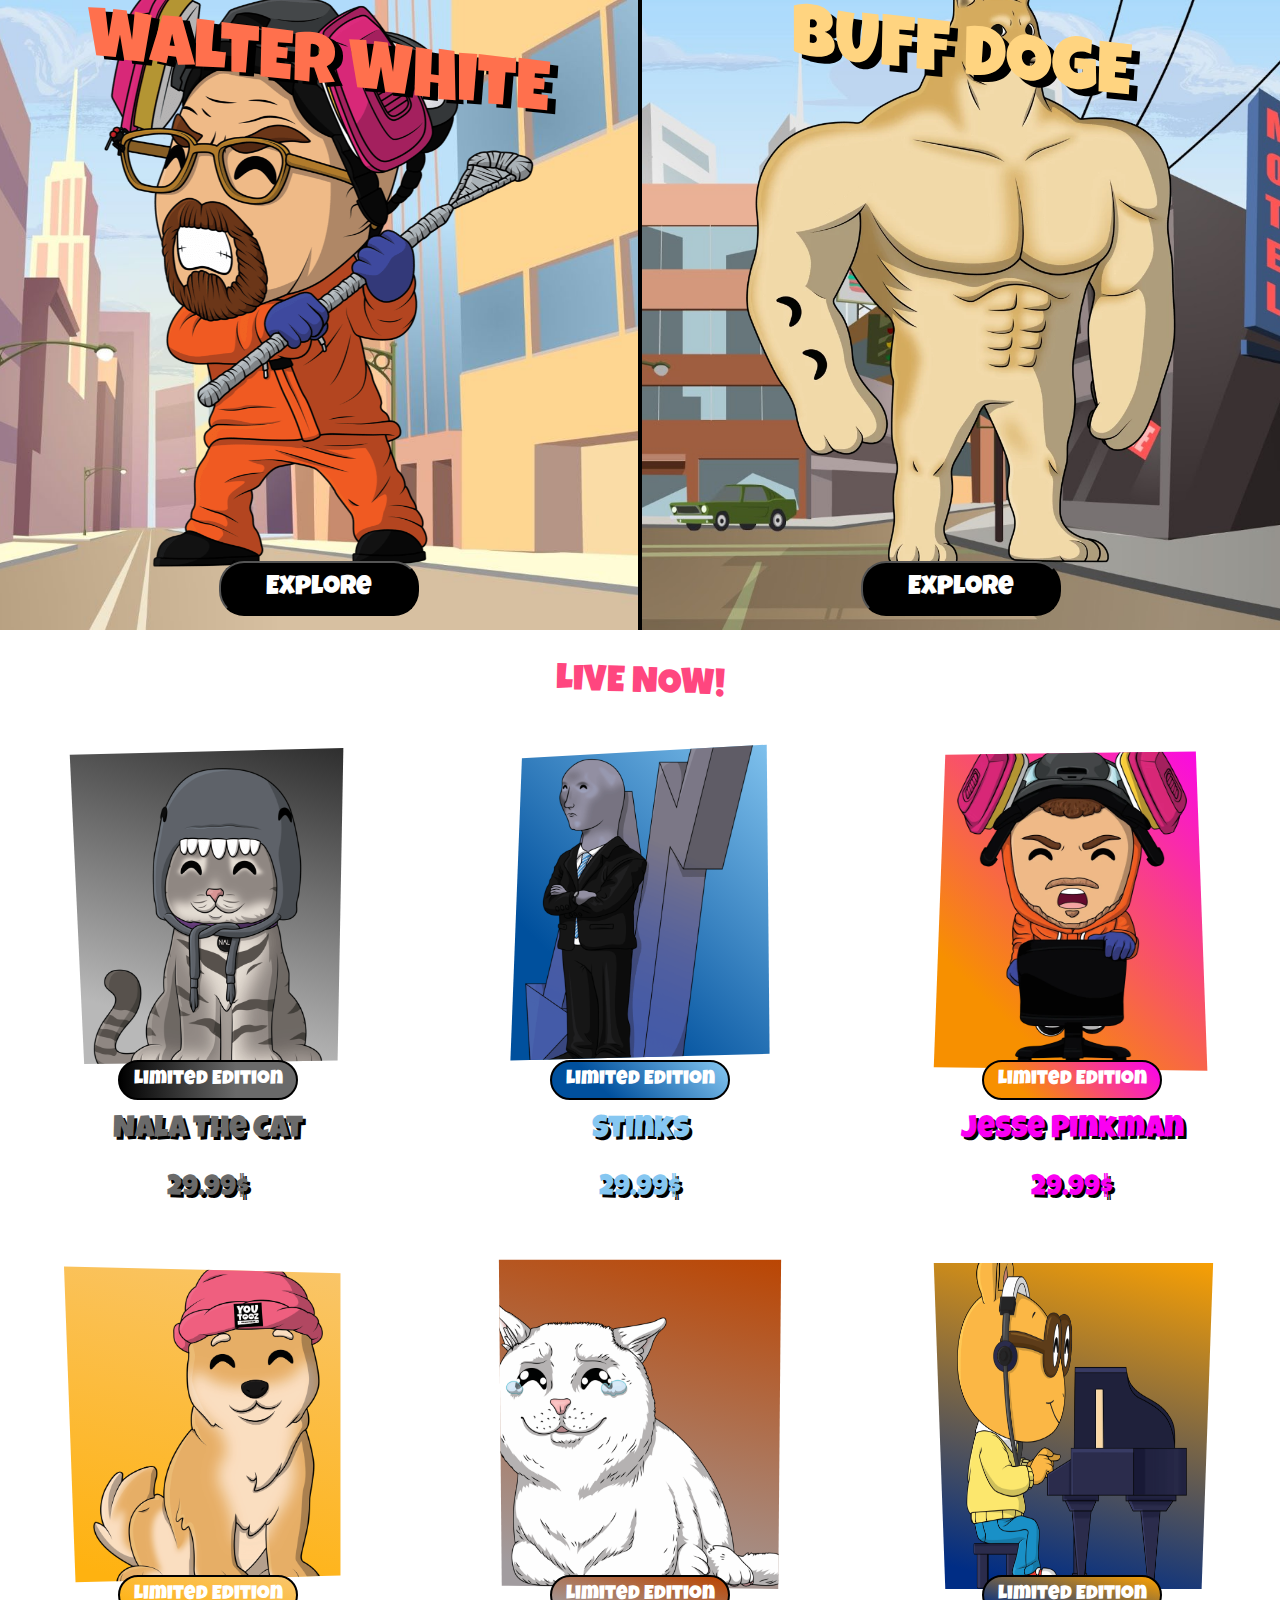
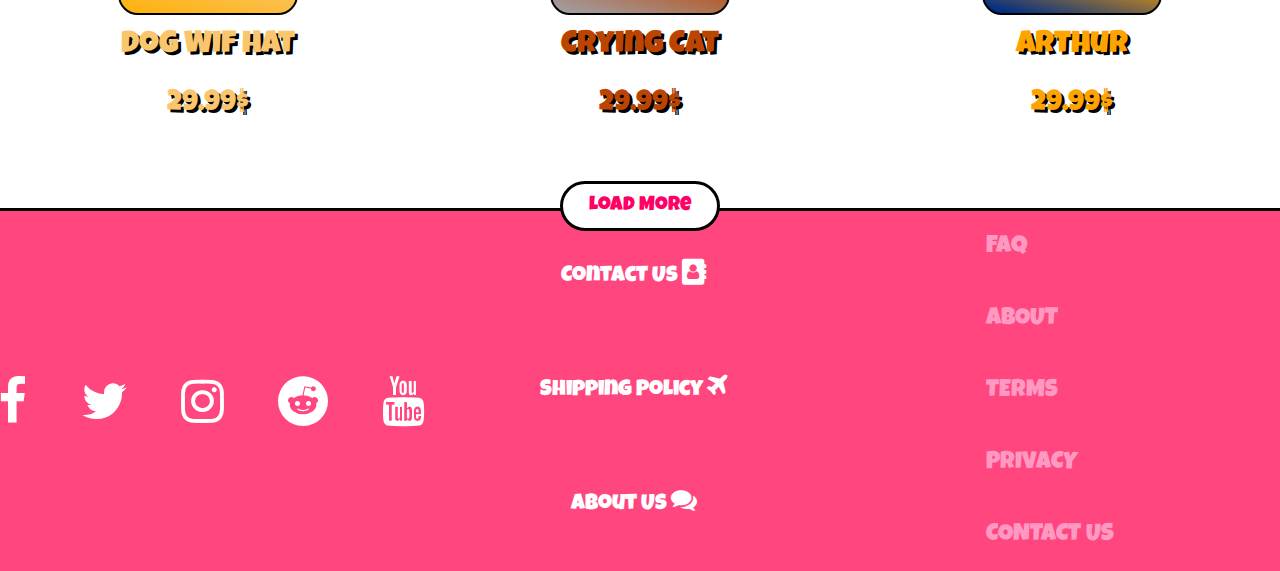
<file: index.html>
<!DOCTYPE html>
<html lang="en">
<head>
 <meta charset="UTF-8">
 <meta http-equiv="X-UA-Compatible" content="IE=edge">
 <meta name="viewport" content="width=device-width, initial-scale=1.0">
 <link rel="stylesheet" href="/styles/styles.css">
 <link href="https://fonts.googleapis.com/css2?family=Luckiest+Guy&display=swap" rel="stylesheet">
 <link rel="stylesheet" href="https://cdnjs.cloudflare.com/ajax/libs/font-awesome/4.7.0/css/font-awesome.min.css">
 <link rel="stylesheet" href="https://cdnjs.cloudflare.com/ajax/libs/font-awesome/4.7.0/css/font-awesome.min.css">
 <link rel="stylesheet" href="https://cdnjs.cloudflare.com/ajax/libs/font-awesome/4.7.0/css/font-awesome.min.css">
 <link rel="stylesheet" href="https://cdnjs.cloudflare.com/ajax/libs/font-awesome/4.7.0/css/font-awesome.min.css">
 <title>Youtooz Replica</title>
</head>
<body>
 <div class="container">
   
  <div class="parent-1">
    <p class="ww">WALTER WHITE</p>
   <div class="image-children1">
    <img class="first-container-image" src="/images/walterwhite_characterai_ry-min-xusa.png" alt="">
   </div>
   <div class="button-children1">
    <button class="first-button">Explore</button>
   </div>
  </div>

    <div class="parent-2">
      <P class="doge">BUFF DOGE</P>
      <div class="image-children2">
       <img class="second-container-image" src="/images/swoledoge_characterai_ry-min (1).webp" alt="">
      </div>
      <div class="button-children2">
       <button class="second-button">Explore</button>
      </div>
    </div>
 </div>
 <div class="livenow"><p class="text">LIVE NOW!</p>
 </div>





 <div class="showcase-container">



  
    <div class="column2">
  <div class="showcase-item">
<div class="image-card1">
  
 <img onclick="location.href = 'nala.html';" class="image-figurine1" src="/images/nalathecat_characterai_ry-pkkd-min.png"  alt="" >

</div>
<div class="product-info">
  
  <div class="button-div"><button class="button-buy1">
    Limited Edition
  </button></div>
  <div class="info1">
    <p class="name1">Nala The Cat</p>
    <p class="price1">29.99$</p>
    
  </div>
</div>
</div>
<div class="showcase-item">
  <div class="image-card2">
    <img onclick="location.href = 'stinks.html';" class="image-figurine2" src="/images/stinks_characterai_snt-skjs.png" alt="">
  </div>
  <div class="product-info">
    <div class="button-div"><button class="button-buy2">
        Limited Edition
      </button></div>
    <div class="info2">
      <p class="name2">Stinks</p>
      <p class="price2">29.99$</p>
    </div>
  </div>
</div>


<div class="showcase-item">
  <div class="image-card3">
    <img onclick="location.href = 'jesse.html';"
    class="image-figurine3" src="/images/jessepinkman_characterai_rb-min-xusa.webp" alt="">
  </div>
  <div class="product-info">
    <div class="button-div"><button class="button-buy3">
        Limited Edition
      </button></div>
    <div class="info3">
      <p class="name3">Jesse Pinkman</p>
      <p class="price3">29.99$</p>
    </div>
  </div>
</div>
</div>
<div class="column2">
<div class="showcase-item">
  <div class="image-card4">
    <img onclick="location.href = 'dog.html';" class="image-figurine4" src="/images/dogwifhat_characterai_ry-xkcd-min.png" alt="">
  </div>
  <div class="product-info">
    <div class="button-div"><button class="button-buy4">
        Limited Edition
      </button></div>
    <div class="info4">
      <p class="name4">Dog Wif Hat</p>
      <p class="price4">29.99$</p>
    </div>
  </div>
</div>



<div class="showcase-item">
  <div class="image-card5">
    <img onclick="location.href = 'boofy.html';" class="image-figurine5" src="/images/cryingcat-min.png" alt="">
  </div>
  <div class="product-info">
    <div class="button-div"><button class="button-buy5">
        Limited Edition
      </button></div>
    <div class="info5">
      <p class="name5">Crying Cat </p>
      <p class="price5">29.99$</p>
    </div>
  </div>
</div>
<div class="showcase-item">
  <div class="image-card6">
    <img onclick="location.href = 'arthur.html';" class="image-figurine6" src="/images/arthurv2_character_sh-isu2.png" alt="">
  </div>
  <div class="product-info">
    <div class="button-div"><button class="button-buy6">
        Limited Edition
      </button></div>
    <div class="info6">
      <p class="name6">Arthur</p>
      <p class="price6">29.99$</p>
    </div>
  </div>
  </div>
  </div>
  

<div class="loadmore"><button class="more">Load More</button></div>
<footer>
  <div class="info">
    <div class="divwithdivs">
      <div class="socialmedia">

        <div class="aa">
          <a id="a" href="" class="fa fa-facebook"></a>
        </div>
        <div class="aa">
          <a id="a" href="" class="fa fa-twitter"></a>
        </div>
        <div class="aa"><a id="a" href="#" class="fa fa-instagram"></a></div>
        <div class="aa">
          <a id="a" href="" class="fa fa-reddit"></a>
        </div>
        <div class="aa">
          <a id="a" href="" class="fa fa-youtube"></a>
        </div>
      </div>




      <div class="contact">
        <div class="items">
          <div id="contact2">
            <p class="contactus">Contact Us <i class="fa fa-address-book" style="font-size:26px"></i></p>
          </div>
          <div id="shipping">

            <p class="shipping">Shipping Policy <i class="fa fa-plane" style="font-size:26px"></i></p>
          </div>
          <div id="about">
            <p class="infotext">About Us <i class="fa fa-comments" style="font-size:26px"> </i></p>
          </div>
        </div>
      </div>
      
      <div class="about">
        <div class="texts">
          <P>FAQ</P>
          <p>ABOUT</p>
          <p>TERMS</p>
          <p>PRIVACY</p>
          <p>CONTACT US</p>
        </div>
      </div>
    </div>
    <div class="add-to-cart-div">
      
    </div>
  </div>
</footer>



  
 </div>
</body>
<script src="/javascript/app.js"></script>
</html>
</file>
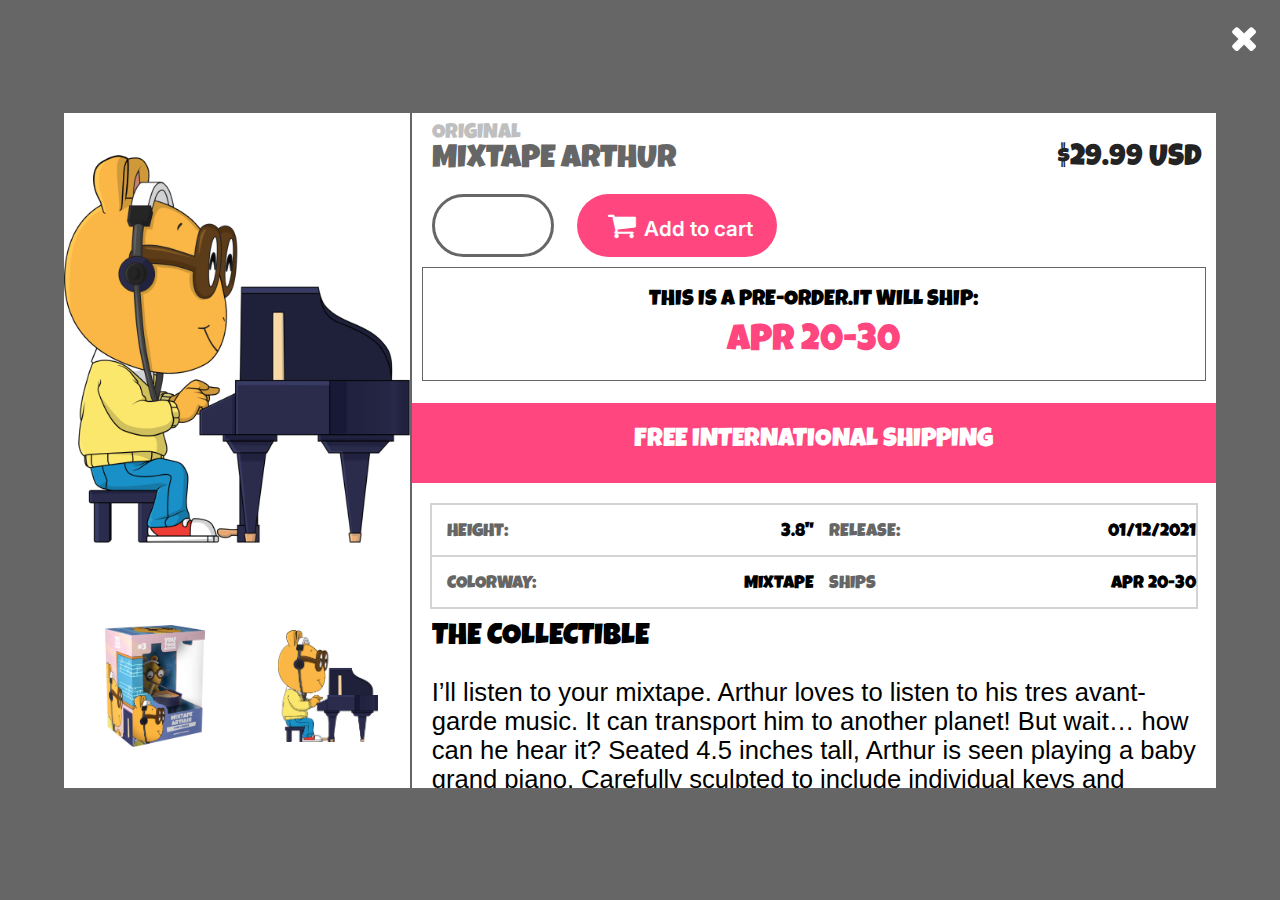
<file: arthur.html>
<!DOCTYPE html>
<html lang="en">

<head>
 <meta charset="UTF-8">
 <meta http-equiv="X-UA-Compatible" content="IE=edge">
 <meta name="viewport" content="width=device-width, initial-scale=1.0">
  <link rel="stylesheet" href="/styles/universalonclick.css">
 <link rel="stylesheet" href="https://cdnjs.cloudflare.com/ajax/libs/font-awesome/4.7.0/css/font-awesome.min.css">
 <link rel="preconnect" href="https://fonts.gstatic.com">
 <link href="https://fonts.googleapis.com/css2?family=Luckiest+Guy&display=swap" rel="stylesheet">
 <link rel="stylesheet" href="https://cdnjs.cloudflare.com/ajax/libs/font-awesome/4.7.0/css/font-awesome.min.css">
 <title>Document</title>
</head>

<body>
 <div class="main">
  <div class="container-main">
   <div class="photos-div">
    <div class="images-slide">
     <img class="nala-box" src="/images/mixtapearthur_box_final_1200-isu2.jpg" alt="">
     <img class="nala-character" src="/images/arthurv2_character_sh-isu2.png" alt="">
     <link rel="preconnect" href="https://fonts.gstatic.com">
     <link href="https://fonts.googleapis.com/css2?family=Inter:wght@500&family=Luckiest+Guy&display=swap"
      rel="stylesheet">
    </div>
    <div class="main-image">


     <img class="nala" src="/images/arthurv2_character_sh-isu2.png" alt="">
     <i onclick="location.href = 'index.html';" class="fa fa-close" style="font-size:36px"></i>
    </div>
   </div>
   <div class="info-div">
    <div class="info">
     <p class="original">ORIGINAL</p>
     <div class="name-price">
      <p class="name">MIXTAPE ARTHUR</p>
      <P class="price">$29.99 USD</P>
     </div>
     <div class="add">
      <input type="number" id="tentacles" name="tentacles" min="1" max="10">
      <button class="add-to-cart"><i class="fa fa-shopping-cart" style="font-size:30px"></i>Add to
       cart</button>
     </div>
     <div class="order">
      <p class="pre-order">THIS IS A PRE-ORDER.IT WILL SHIP:</p>
      <p class="date">APR 20-30</p>
     </div>
    </div>
    <div class="free">
     <p class="ship">FREE INTERNATIONAL SHIPPING</p>
    </div>
    <div class="table">
     <div class="one">
      <div class="table1">
       <p class="grey">HEIGHT:</p>
       <P>3.8"</P>
      </div>
      <div class="table2">
       <p class="grey">RELEASE:</p>
       <P>01/12/2021
       </P>
      </div>
     </div>
     <div class="two">
      <div class="table3">
       <p class="grey">COLORWAY:</p>
       <p>MIXTAPE</p>
      </div>
      <div class="table4">
       <P class="grey">SHIPS</P>
       <P>APR 20-30</P>
      </div>
     </div>

    </div>
    <div class="text-jambo">
     <div class="collectible">THE COLLECTIBLE</div>
     <DIV class="text-collectible">
      <p class="text-p">I’ll listen to your mixtape. Arthur loves to listen to his tres avant-garde music. It can transport him to another
      planet! But wait… how can he hear it? Seated 4.5 inches tall, Arthur is seen playing a baby grand piano. Carefully
      sculpted to include individual keys and pedals, Arthur sits in his usual attire with his headphones on. They’re plugged
      into a cd-player, with a fire mixtape inside. But wait, is he really listening to your music? The double-walled window
      box is inspired with instructions on the best way to consume a friend's mixtape. This collectible ships in a matte,
      embossed, protective outer sleeve.
</p>
     </DIV>
    </div>
   </div>

  </div>
  <div class="add-to-cart-div">
  
  </div>
 </div>
<script src="/javascript/arthur.js"></script>
<script src="/javascript/app.js"></script>

</body>

</html>
</file>
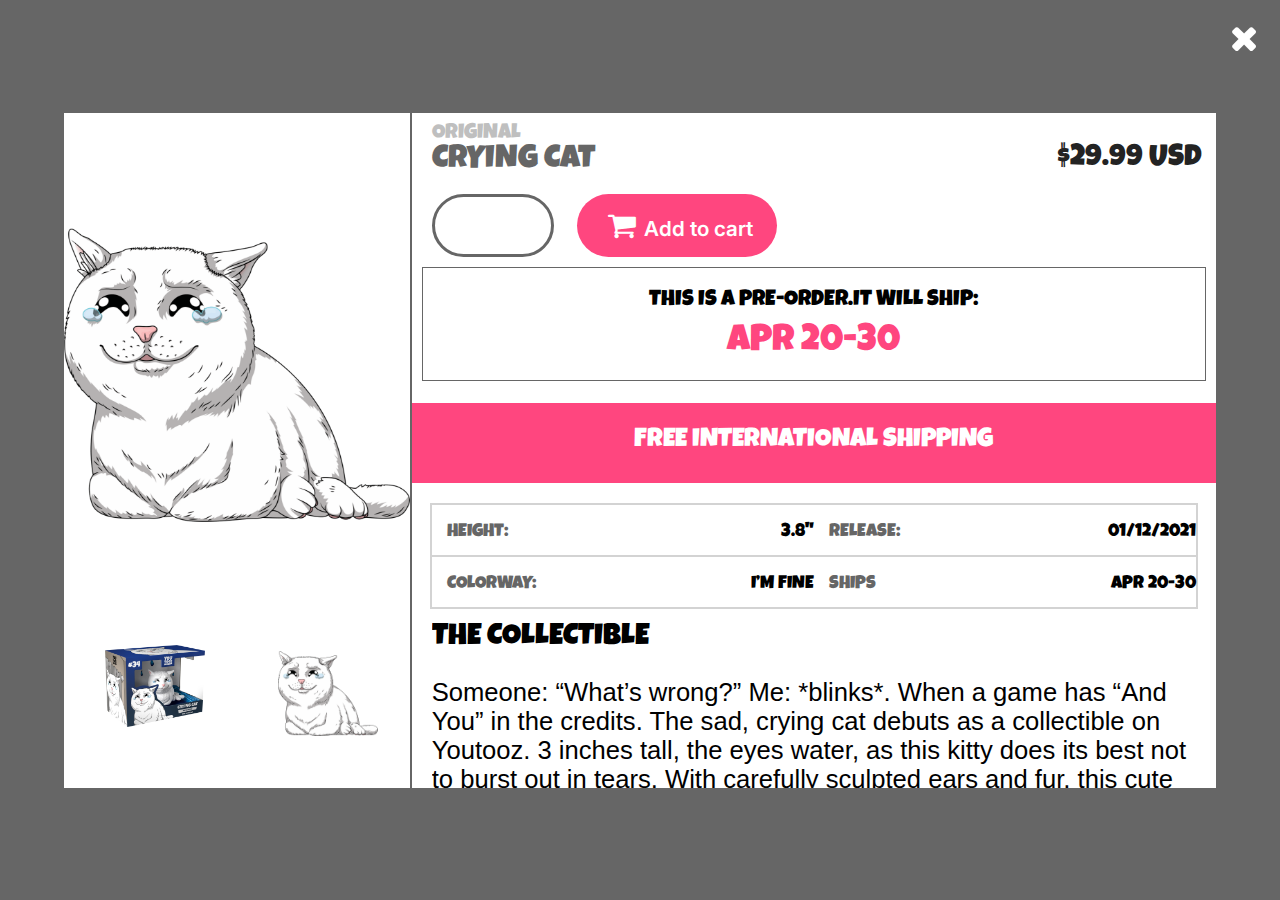
<file: boofy.html>
<!DOCTYPE html>
<html lang="en">

<head>
 <meta charset="UTF-8">
 <meta http-equiv="X-UA-Compatible" content="IE=edge">
 <meta name="viewport" content="width=device-width, initial-scale=1.0">
  <link rel="stylesheet" href="/styles/universalonclick.css">
 <link rel="stylesheet" href="https://cdnjs.cloudflare.com/ajax/libs/font-awesome/4.7.0/css/font-awesome.min.css">
 <link rel="preconnect" href="https://fonts.gstatic.com">
 <link href="https://fonts.googleapis.com/css2?family=Luckiest+Guy&display=swap" rel="stylesheet">
 <link rel="stylesheet" href="https://cdnjs.cloudflare.com/ajax/libs/font-awesome/4.7.0/css/font-awesome.min.css">
 <title>Document</title>
</head>

<body>
 <div class="main">
  <div class="container-main">
   <div class="photos-div">
    <div class="images-slide">
     <img class="nala-box" src="/images/cryingcat_box_final_1200-9qe0.jpg " alt="">
     <img class="nala-character" src="/images/cryingcat-min.png" alt="">
     <link rel="preconnect" href="https://fonts.gstatic.com">
     <link href="https://fonts.googleapis.com/css2?family=Inter:wght@500&family=Luckiest+Guy&display=swap"
      rel="stylesheet">
    </div>
    <div class="main-image">


     <img class="nala" src="/images/cryingcat-min.png" alt="">
     <i onclick="location.href = 'index.html';"  class="fa fa-close" style="font-size:36px"></i>
    </div>
   </div>
   <div class="info-div">
    <div class="info">
     <p class="original">ORIGINAL</p>
     <div class="name-price">
      <p class="name">CRYING CAT</p>
      <P class="price">$29.99 USD</P>
     </div>
     <div class="add">
      <input type="number" id="tentacles" name="tentacles" min="1" max="10">
      <button class="add-to-cart"><i class="fa fa-shopping-cart" style="font-size:30px"></i>Add to
       cart</button>
     </div>
     <div class="order">
      <p class="pre-order">THIS IS A PRE-ORDER.IT WILL SHIP:</p>
      <p class="date">APR 20-30</p>
     </div>
    </div>
    <div class="free">
     <p class="ship">FREE INTERNATIONAL SHIPPING</p>
    </div>
    <div class="table">
     <div class="one">
      <div class="table1">
       <p class="grey">HEIGHT:</p>
       <P>3.8"</P>
      </div>
      <div class="table2">
       <p class="grey">RELEASE:</p>
       <P>01/12/2021
       </P>
      </div>
     </div>
     <div class="two">
      <div class="table3">
       <p class="grey">COLORWAY:</p>
       <p>I’M FINE</p>
      </div>
      <div class="table4">
       <P class="grey">SHIPS</P>
       <P>APR 20-30</P>
      </div>
     </div>

    </div>
    <div class="text-jambo">
     <div class="collectible">THE COLLECTIBLE</div>
     <DIV class="text-collectible">
      <p class="text-p">Someone: “What’s wrong?” Me: *blinks*. When a game has “And You” in the credits. The sad, crying cat debuts as a
      collectible on Youtooz. 3 inches tall, the eyes water, as this kitty does its best not to burst out in tears. With
      carefully sculpted ears and fur, this cute collectible is wonderful on a desk, shelf or dashboard! The double-walled
      window box is illustrated after the insides of a suburban home. This collectible ships in a matte, embossed, protective
      outer sleeve.</p>
     </DIV>
    </div>
   </div>

  </div>
 </div>

<script src="/javascript/cat.js"></script>
<script src="/javascript/app.js"></script>
</body>

</html>
</file>
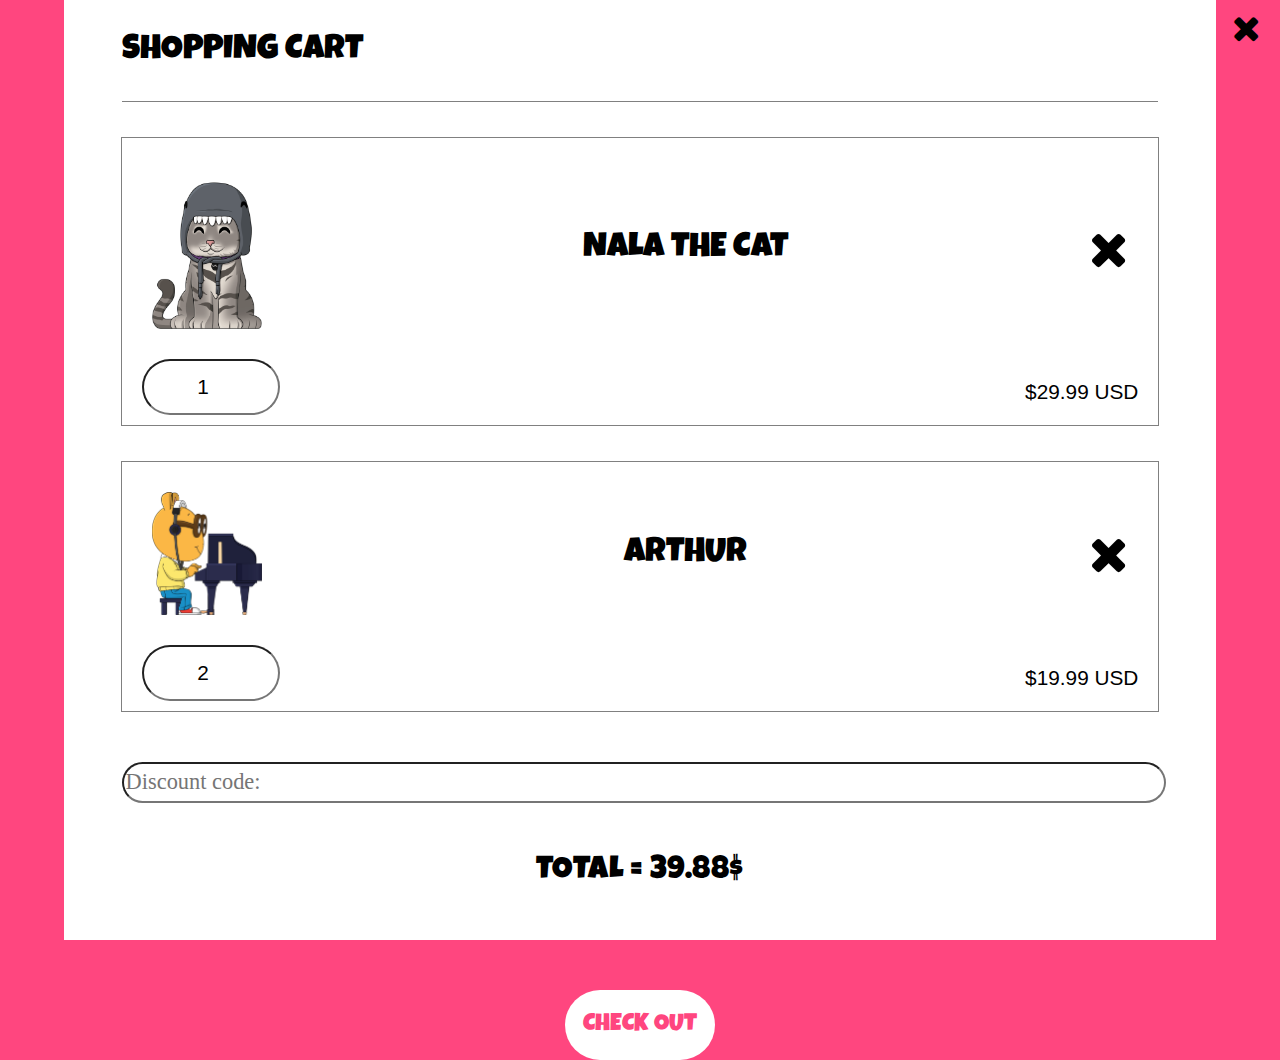
<file: cart.html>
<!DOCTYPE html>
<html lang="en">
<head>
 <meta charset="UTF-8">
 <meta http-equiv="X-UA-Compatible" content="IE=edge">
 <meta name="viewport" content="width=device-width, initial-scale=1.0">
 <link href="https://fonts.googleapis.com/css2?family=Luckiest+Guy&display=swap" rel="stylesheet">
 <link rel="stylesheet" href="https://cdnjs.cloudflare.com/ajax/libs/font-awesome/4.7.0/css/font-awesome.min.css">
 <link rel="stylesheet" href="https://cdnjs.cloudflare.com/ajax/libs/font-awesome/4.7.0/css/font-awesome.min.css">
 <link rel="stylesheet" href="https://cdnjs.cloudflare.com/ajax/libs/font-awesome/4.7.0/css/font-awesome.min.css">
 <link rel="stylesheet" href="https://cdnjs.cloudflare.com/ajax/libs/font-awesome/4.7.0/css/font-awesome.min.css">
 <script src="javascript/cart.js" ></script>
 <link rel="stylesheet" href="/styles/cart.css">
 <title>Document</title>
</head>
<body>
 <div class="main-container">
  <div class="main">
   <div class="title">
    <p class="shoppingC">SHOPPING CART</p>
    <i onclick="location.href = 'index.html';"  class="fa fa-close" id="back" style="font-size:36px"></i>
   </div>
   <div class="shoppingbag">
    
    <div class="image-title">
     <img class="nalac" src="/images/nalathecat_characterai_ry-pkkd-min.png" alt="">
     
     <p class="name">NALA THE CAT</p>
     <i class="fa fa-close " id="close"></i>
    </div>
    <div class="price-quantity">
     <input class="tentacles" type="number" id="tentacles" name="tentacles" min="1" max="10" value="1">
     <p class="price">$29.99 USD</p>
    </div>
   </div>
   
   <div class="shoppingbag">
   
    <div class="image-title">
     <img class="nalac" src="/images/arthurv2_character_sh-isu2.png" alt="">
   
     <p class="name">ARTHUR</p>
     <i class="fa fa-close "  id="close"></i>
    </div>
    <div class="price-quantity">
     <input class="tentacles" type="number" id="tentacles" name="tentacles" min="1" max="10" value="2">
     <p class="price">$19.99 USD</p>
     
    </div>
   </div>
   <div class="input">
    <input class="inputcode" placeholder="Discount code:" type="text">
    <div class="total">
     <p id="total">TOTAL = 39.88$</p></div>
   </div>
  </div>
  <button class="check-out">CHECK OUT</button>
 </div>
 
 
</body>
</html>
</file>
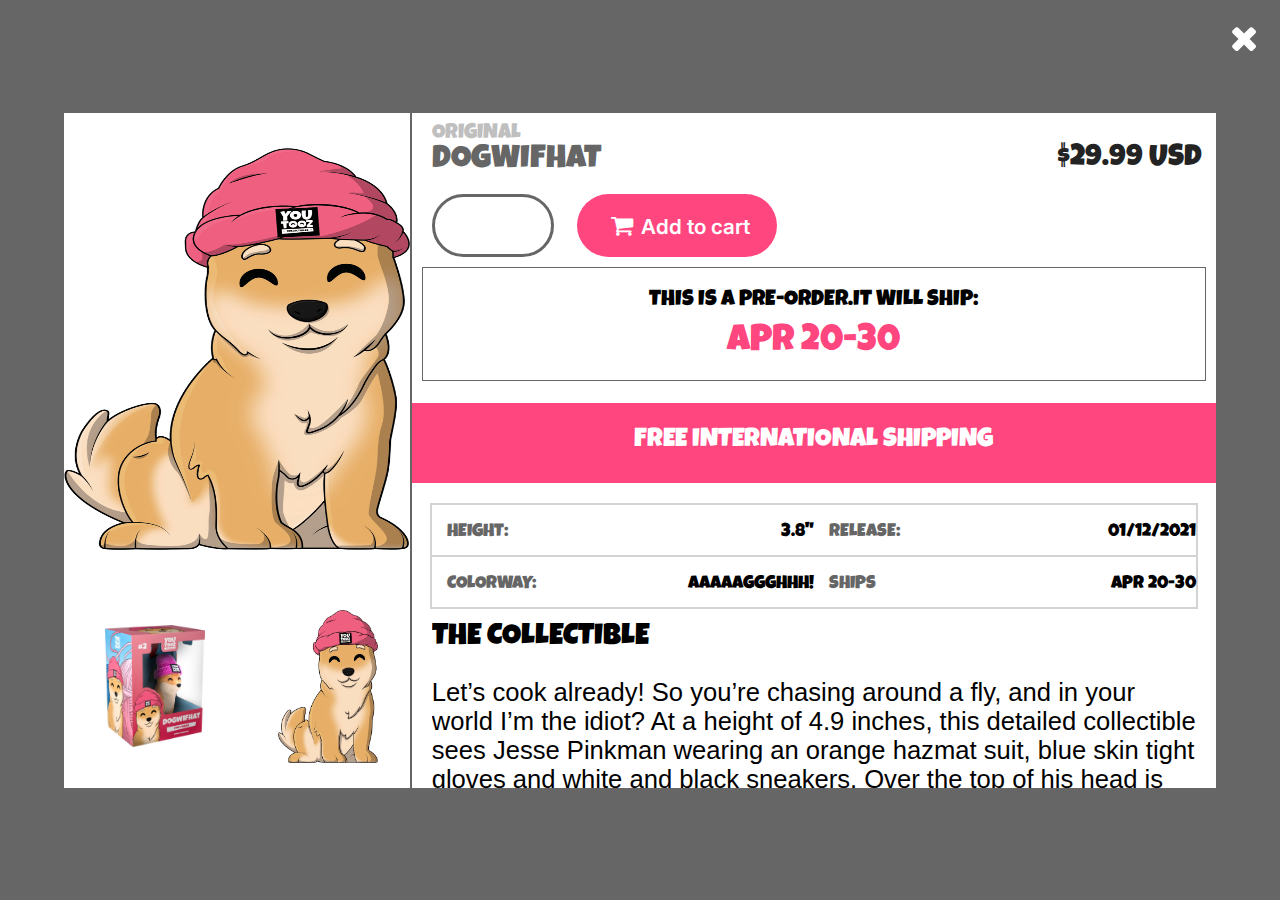
<file: dog.html>
<!DOCTYPE html>
<html lang="en">

<head>
 <meta charset="UTF-8">
 <meta http-equiv="X-UA-Compatible" content="IE=edge">
 <meta name="viewport" content="width=device-width, initial-scale=1.0">
 <link rel="stylesheet" href="/styles/universalonclick.css">
 <link rel="stylesheet" href="https://cdnjs.cloudflare.com/ajax/libs/font-awesome/4.7.0/css/font-awesome.min.css">
 <link rel="preconnect" href="https://fonts.gstatic.com">
 <link href="https://fonts.googleapis.com/css2?family=Luckiest+Guy&display=swap" rel="stylesheet">
 <link rel="stylesheet" href="https://cdnjs.cloudflare.com/ajax/libs/font-awesome/4.7.0/css/font-awesome.min.css">
 <title>Document</title>
</head>

<body>
 <div class="main">
  <div class="container-main">
   <div class="photos-div">
    <div class="images-slide">
     <img class="nala-box" src="/images/dogwifhat_box_final_1200.jpg" alt="">
     <img class="nala-character" src="/images/dogwifhat_characterai_ry-xkcd-min.png" alt="">
     <link rel="preconnect" href="https://fonts.gstatic.com">
     <link href="https://fonts.googleapis.com/css2?family=Inter:wght@500&family=Luckiest+Guy&display=swap"
      rel="stylesheet">
    </div>
    <div class="main-image">


     <img class="nala" src="/images/dogwifhat_characterai_ry-xkcd-min.png" alt="">
     <i onclick="location.href = 'index.html';"  class="fa fa-close" style="font-size:36px"></i>
    </div>
   </div>
   <div class="info-div">
    <div class="info">
     <p class="original">ORIGINAL</p>
     <div class="name-price">
      <p class="name">DOGWIFHAT</p>
      <P class="price">$29.99 USD</P>
     </div>
     <div class="add">
      <input type="number" id="tentacles" name="tentacles" min="1" max="10">
      <button class="add-to-cart"><i class="fa fa-shopping-cart" style="font-size:24px"></i>Add to
       cart</button>
     </div>
     <div class="order">
      <p class="pre-order">THIS IS A PRE-ORDER.IT WILL SHIP:</p>
      <p class="date">APR 20-30</p>
     </div>
    </div>
    <div class="free">
     <p class="ship">FREE INTERNATIONAL SHIPPING</p>
    </div>
    <div class="table">
     <div class="one">
      <div class="table1">
       <p class="grey">HEIGHT:</p>
       <P>3.8"</P>
      </div>
      <div class="table2">
       <p class="grey">RELEASE:</p>
       <P>01/12/2021
       </P>
      </div>
     </div>
     <div class="two">
      <div class="table3">
       <p class="grey">COLORWAY:</p>
       <p>AAAAAGGGHHH!</p>
      </div>
      <div class="table4">
       <P class="grey">SHIPS</P>
       <P>APR 20-30</P>
      </div>
     </div>

    </div>
    <div class="text-jambo">
     <div class="collectible">THE COLLECTIBLE</div>
     <DIV class="text-collectible">
      <p class="text-p">Let’s cook already! So you’re chasing around a fly, and in your world I’m the idiot? At a height
       of 4.9 inches, this
       detailed collectible sees Jesse Pinkman wearing an orange hazmat suit, blue skin tight gloves and white and black
       sneakers. Over the top of his head is his respirator mask, which is sculpted in detailed and uses a transparent
       material
       for the visor portion. The window box features a scene out of the secret meth lab where Jesse is zoomed with
       dreams of
       freedom on his office chair.</p>
     </DIV>
    </div>
   </div>

  </div>
 </div>

<script src="/javascript/dog.js"></script>
<script src="/javascript/app.js"></script>
</body>

</html>
</file>
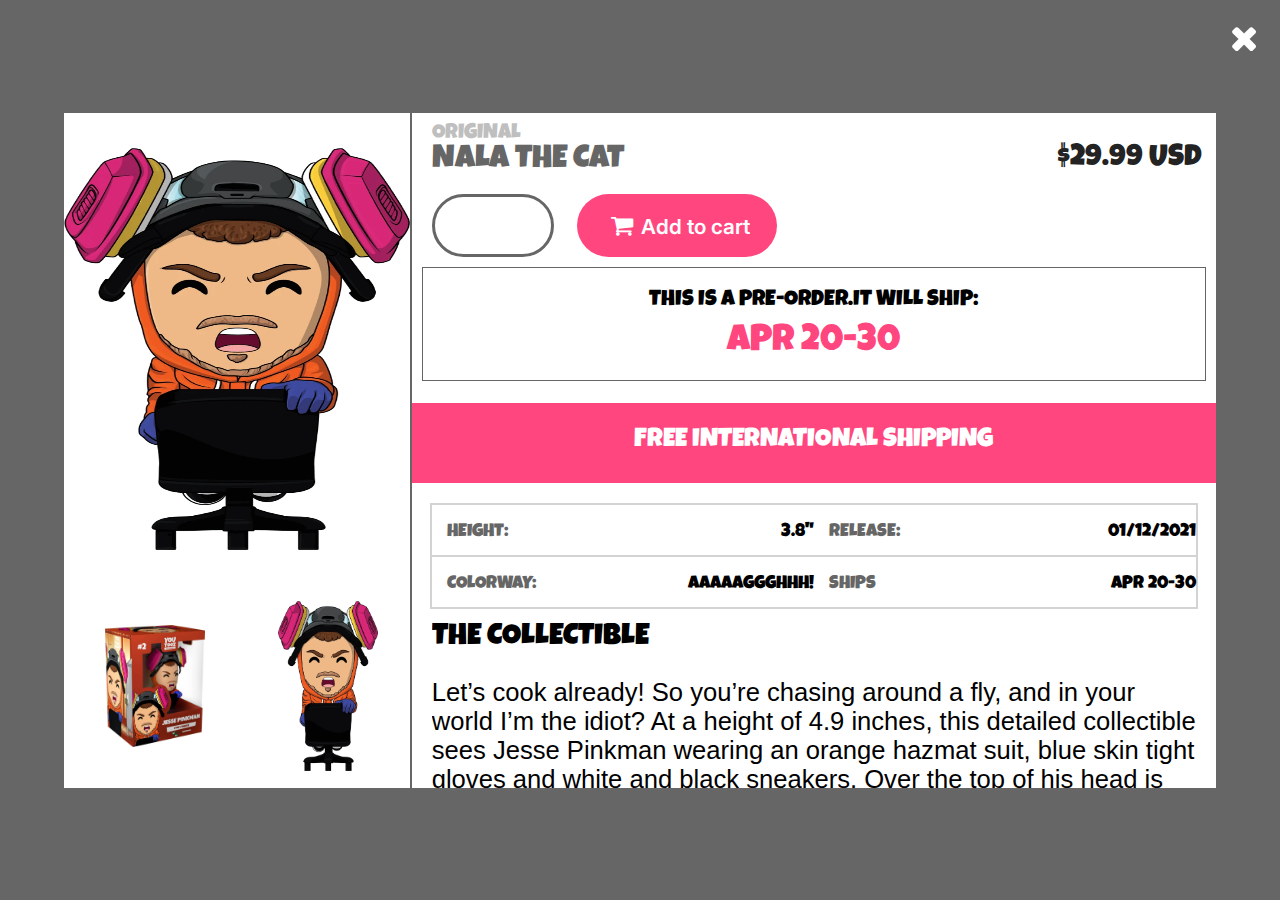
<file: jesse.html>
<!DOCTYPE html>
<html lang="en">

<head>
 <meta charset="UTF-8">
 <meta http-equiv="X-UA-Compatible" content="IE=edge">
 <meta name="viewport" content="width=device-width, initial-scale=1.0">
  <link rel="stylesheet" href="/styles/universalonclick.css">
 <link rel="stylesheet" href="https://cdnjs.cloudflare.com/ajax/libs/font-awesome/4.7.0/css/font-awesome.min.css">
 <link rel="preconnect" href="https://fonts.gstatic.com">
 <link href="https://fonts.googleapis.com/css2?family=Luckiest+Guy&display=swap" rel="stylesheet">
 <link rel="stylesheet" href="https://cdnjs.cloudflare.com/ajax/libs/font-awesome/4.7.0/css/font-awesome.min.css">
 <title>Document</title>
</head>

<body>
 <div class="main">
  <div class="container-main">
   <div class="photos-div">
    <div class="images-slide">
     <img class="nala-box" src="/images/jessepinkman_box_final_1200-xusa.jpg" alt="">
     <img class="nala-character" src="/images/jessepinkman_characterai_rb-min-xusa.webp" alt="">
     <link rel="preconnect" href="https://fonts.gstatic.com">
     <link href="https://fonts.googleapis.com/css2?family=Inter:wght@500&family=Luckiest+Guy&display=swap"
      rel="stylesheet">
    </div>
    <div class="main-image">


     <img class="nala" src="/images/jessepinkman_characterai_rb-min-xusa.webp" alt="">
     <i onclick="location.href = 'index.html';"  class="fa fa-close" style="font-size:36px"></i>
    </div>
   </div>
   <div class="info-div">
    <div class="info">
     <p class="original">ORIGINAL</p>
     <div class="name-price">
      <p class="name">NALA THE CAT</p>
      <P class="price">$29.99 USD</P>
     </div>
     <div class="add">
      <input type="number" id="tentacles" name="tentacles" min="1" max="10">
      <button class="add-to-cart"><i class="fa fa-shopping-cart" style="font-size:24px"></i>Add to
       cart</button>
     </div>
     <div class="order">
      <p class="pre-order">THIS IS A PRE-ORDER.IT WILL SHIP:</p>
      <p class="date">APR 20-30</p>
     </div>
    </div>
    <div class="free">
     <p class="ship">FREE INTERNATIONAL SHIPPING</p>
    </div>
    <div class="table">
     <div class="one">
      <div class="table1">
       <p class="grey">HEIGHT:</p>
       <P>3.8"</P>
      </div>
      <div class="table2">
       <p class="grey">RELEASE:</p>
       <P>01/12/2021
       </P>
      </div>
     </div>
     <div class="two">
      <div class="table3">
       <p class="grey">COLORWAY:</p>
       <p>AAAAAGGGHHH!</p>
      </div>
      <div class="table4">
       <P class="grey">SHIPS</P>
       <P>APR 20-30</P>
      </div>
     </div>

    </div>
    <div class="text-jambo">
     <div class="collectible">THE COLLECTIBLE</div>
     <DIV class="text-collectible">
      <p class="text-p">Let’s cook already! So you’re chasing around a fly, and in your world I’m the idiot? At a height of 4.9 inches, this
      detailed collectible sees Jesse Pinkman wearing an orange hazmat suit, blue skin tight gloves and white and black
      sneakers. Over the top of his head is his respirator mask, which is sculpted in detailed and uses a transparent material
      for the visor portion. The window box features a scene out of the secret meth lab where Jesse is zoomed with dreams of
      freedom on his office chair.</p>
     </DIV>
    </div>
   </div>

  </div>
 </div>
<script src="/javascript/jesse.js"></script>
<script src="/javascript/app.js"></script>
</body>

</html>
</file>
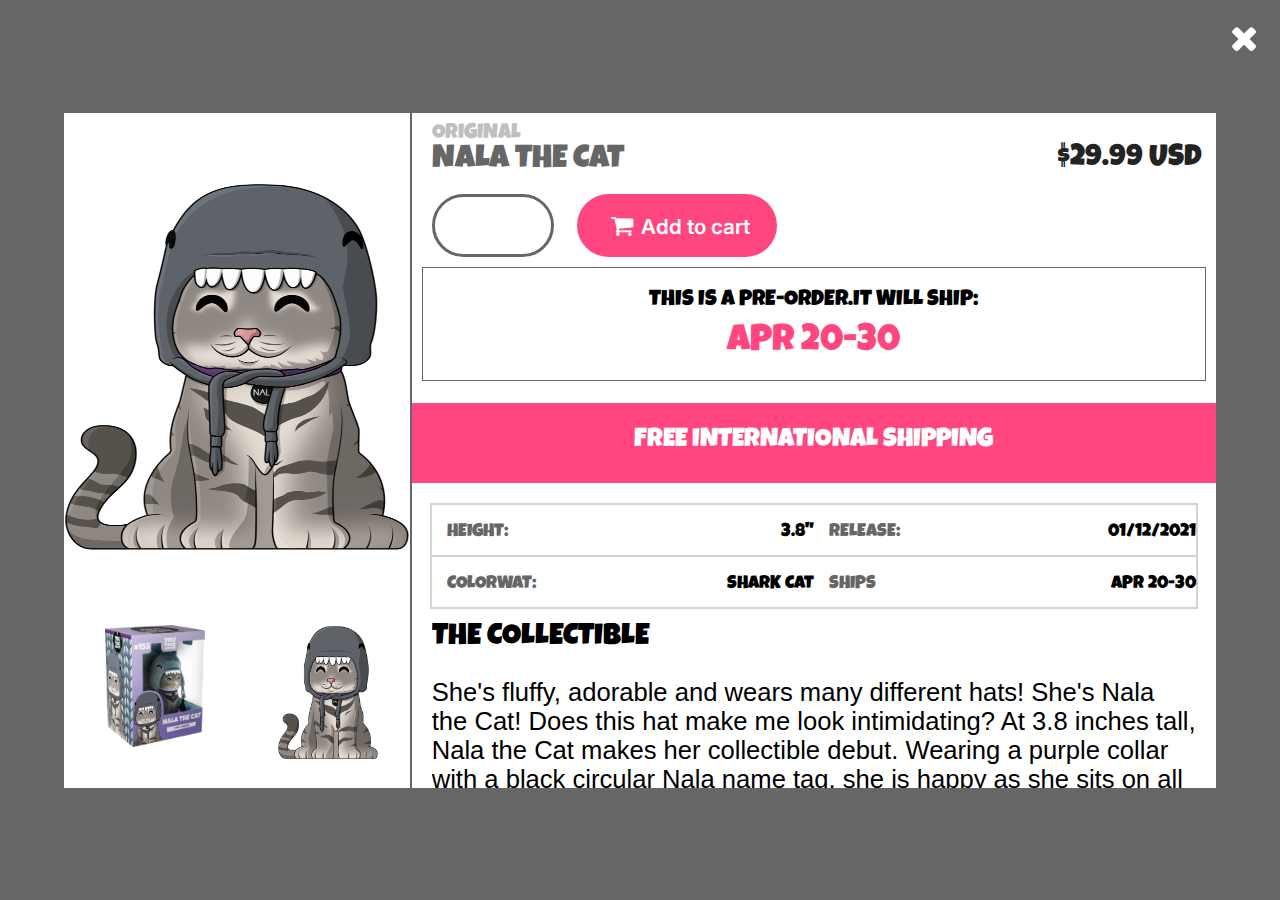
<file: nala.html>
<!DOCTYPE html>
<html lang="en">
<head>
 <meta charset="UTF-8">
 <meta http-equiv="X-UA-Compatible" content="IE=edge">
 <meta name="viewport" content="width=device-width, initial-scale=1.0">
<link rel="stylesheet" href="/styles/universalonclick.css">
 <link rel="stylesheet" href="https://cdnjs.cloudflare.com/ajax/libs/font-awesome/4.7.0/css/font-awesome.min.css">
 <link rel="preconnect" href="https://fonts.gstatic.com">
 <link href="https://fonts.googleapis.com/css2?family=Luckiest+Guy&display=swap" rel="stylesheet">
 <link rel="stylesheet" href="https://cdnjs.cloudflare.com/ajax/libs/font-awesome/4.7.0/css/font-awesome.min.css"><link rel="stylesheet" href="https://cdnjs.cloudflare.com/ajax/libs/font-awesome/4.7.0/css/font-awesome.min.css">
<link rel="stylesheet" href="https://cdnjs.cloudflare.com/ajax/libs/font-awesome/4.7.0/css/font-awesome.min.css">
<link rel="preconnect" href="https://fonts.gstatic.com">
<link href="https://fonts.googleapis.com/css2?family=Inter:wght@300&display=swap" rel="stylesheet">

 <title>Document</title>
</head>
<body>
    <div class="main">
        <div class="container-main">
    <div class="photos-div">
        <div class="images-slide">
            <img class="nala-box" src="/images/nalathecat_box_final_1200.webp" alt="">
            <img class="nala-character" src="/images/nalathecat_characterai_ry-pkkd-min.png" alt="">
            <link rel="preconnect" href="https://fonts.gstatic.com">
            <link href="https://fonts.googleapis.com/css2?family=Inter:wght@500&family=Luckiest+Guy&display=swap"
                rel="stylesheet">
        </div>
        <div class="main-image">


            <img class="nala" src="/images/nalathecat_characterai_ry-pkkd-min.png" alt="">
            <i onclick="location.href = 'index.html';"  class="fa fa-close" style="font-size:36px"></i>
        </div>
    </div>
    <div class="info-div">
        <div class="info">
            <p class="original">ORIGINAL</p>
            <div class="name-price">
                <p class="name">NALA THE CAT</p>
                <P class="price">$29.99 USD</P>
            </div>
            <div class="add">
                <input type="number" id="tentacles" name="tentacles" min="1" max="10">
                <button class="add-to-cart"><i class="fa fa-shopping-cart" style="font-size:24px"></i>Add to
                    cart</button>
            </div>
            <div class="order">
                <p class="pre-order">THIS IS A PRE-ORDER.IT WILL SHIP:</p>
                <p class="date">APR 20-30</p>
            </div>
        </div>
        <div class="free">
            <p class="ship">FREE INTERNATIONAL SHIPPING</p>
        </div>
        <div class="table">
            <div class="one">
                <div class="table1">
                    <p class="grey">HEIGHT:</p>
                    <P>3.8"</P>
                </div>
                <div class="table2">
                    <p class="grey">RELEASE:</p>
                    <P>01/12/2021
                    </P>
                </div>
            </div>
            <div class="two">
                <div class="table3">
                    <p class="grey">COLORWAT:</p>
                    <p>SHARK CAT</p>
                </div>
                <div class="table4">
                    <P class="grey">SHIPS</P>
                    <P>APR 20-30</P>
                </div>
            </div>

        </div>
        <div class="text-jambo">
            <div class="collectible">THE COLLECTIBLE</div>
            <DIV class="text-collectible">
                <p class="text-p">She's fluffy, adorable and wears many different hats! She's Nala the Cat! Does this
                    hat make me look intimidating? At
                    3.8 inches tall, Nala the Cat makes her collectible debut. Wearing a purple collar with a black
                    circular Nala name tag,
                    she is happy as she sits on all fours. Her body contains beautifully painted stripes and she comes
                    with a knitted,
                    removable hat! The double-walled window box is illustrated to capture the inside of Nala’s home. A
                    little bit messy, it
                    makes for a great playing ground during the day! This collectible ships in a matte, embossed,
                    protective outer sleeve.</p>
            </DIV>
        </div>
    </div>

</div>
<div class="add-to-cart-div">
    
</div>
</div>

 <script src="/javascript/app.js"></script>
 <script src="/javascript/nala.js"></script>
</body>
</html>
</file>
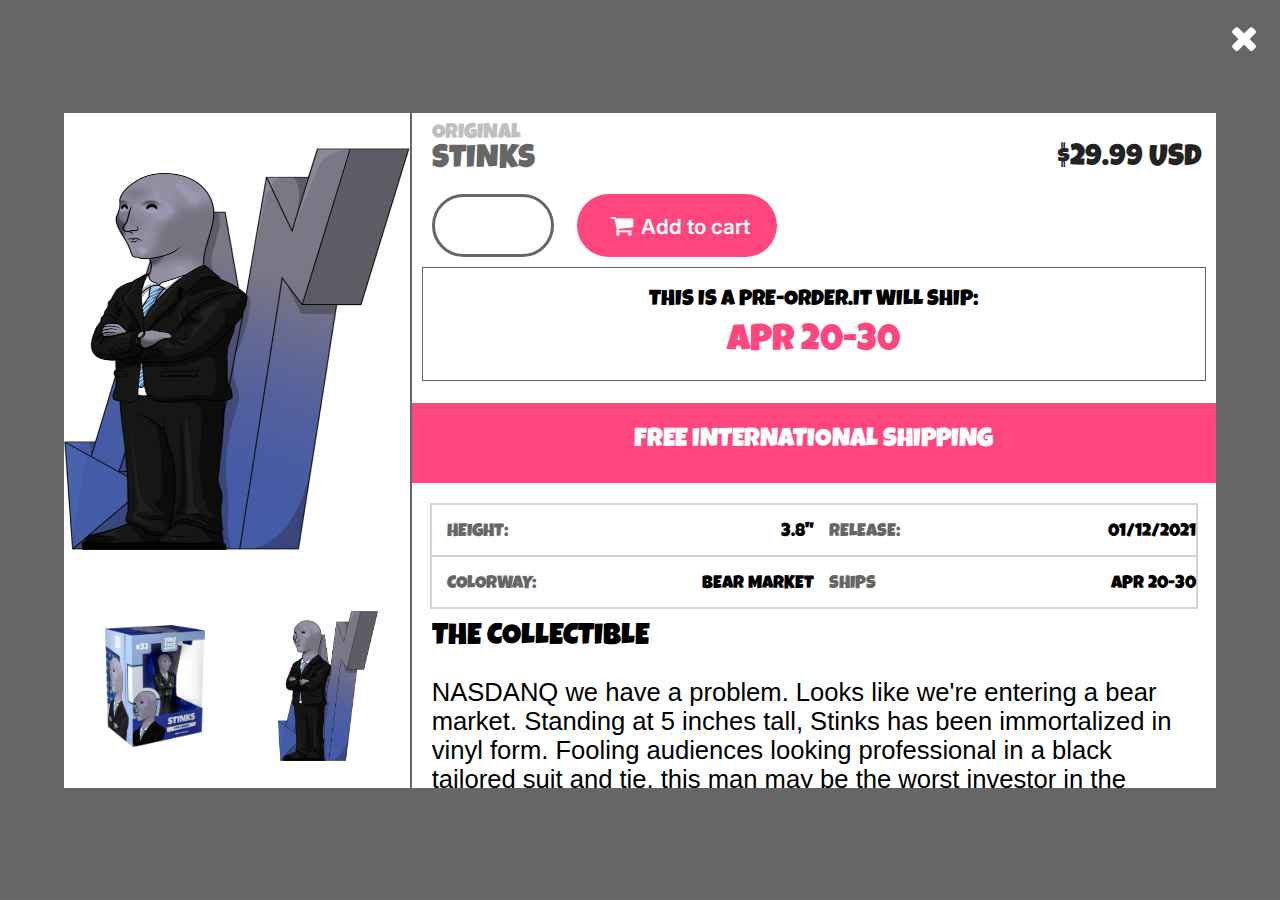
<file: stinks.html>
<!DOCTYPE html>
<html lang="en">

<head>
 <meta charset="UTF-8">
 <meta http-equiv="X-UA-Compatible" content="IE=edge">
 <meta name="viewport" content="width=device-width, initial-scale=1.0">
 <link rel="stylesheet" href="/styles/universalonclick.css">
 <link rel="stylesheet" href="https://cdnjs.cloudflare.com/ajax/libs/font-awesome/4.7.0/css/font-awesome.min.css">
 <link rel="preconnect" href="https://fonts.gstatic.com">
 <link href="https://fonts.googleapis.com/css2?family=Luckiest+Guy&display=swap" rel="stylesheet">
 <link rel="stylesheet" href="https://cdnjs.cloudflare.com/ajax/libs/font-awesome/4.7.0/css/font-awesome.min.css">
 <title>Document</title>
</head>

<body>
 <div class="main">
  <div class="container-main">
   <div class="photos-div">
    <div class="images-slide">
     <img class="nala-box" src="/images/stinks_box_final_1200-skjs.jpg" alt="">
     <img class="nala-character" src="/images/stinks_characterai_snt-skjs.png" alt="">
     <link rel="preconnect" href="https://fonts.gstatic.com">
     <link href="https://fonts.googleapis.com/css2?family=Inter:wght@500&family=Luckiest+Guy&display=swap"
      rel="stylesheet">
    </div>
    <div class="main-image">


     <img class="nala" src="/images/stinks_characterai_snt-skjs.png" alt="">
     <i onclick="location.href = 'index.html';"  class="fa fa-close" style="font-size:36px"></i>
    </div>
   </div>
   <div class="info-div">
    <div class="info">
     <p class="original">ORIGINAL</p>
     <div class="name-price">
      <p class="name">STINKS</p>
      <P class="price">$29.99 USD</P>
     </div>
     <div class="add">
      <input type="number" id="tentacles" name="tentacles" min="1" max="10">
      <button class="add-to-cart"><i class="fa fa-shopping-cart" style="font-size:24px"></i>Add to
       cart</button>
     </div>
     <div class="order">
      <p class="pre-order">THIS IS A PRE-ORDER.IT WILL SHIP:</p>
      <p class="date">APR 20-30</p>
     </div>
    </div>
    <div class="free">
     <p class="ship">FREE INTERNATIONAL SHIPPING</p>
    </div>
    <div class="table">
     <div class="one">
      <div class="table1">
       <p class="grey">HEIGHT:</p>
       <P>3.8"</P>
      </div>
      <div class="table2">
       <p class="grey">RELEASE:</p>
       <P>01/12/2021
       </P>
      </div>
     </div>
     <div class="two">
      <div class="table3">
       <p class="grey">COLORWAY:</p>
       <p>BEAR MARKET
</p>
      </div>
      <div class="table4">
       <P class="grey">SHIPS</P>
       <P>APR 20-30</P>
      </div>
     </div>

    </div>
    <div class="text-jambo">
     <div class="collectible">THE COLLECTIBLE</div>
     <DIV class="text-collectible">
      <p class="text-p">NASDANQ we have a problem. Looks like we're entering a bear market. Standing at 5 inches tall, Stinks has been
      immortalized in vinyl form. Fooling audiences looking professional in a black tailored suit and tie, this man may be the
      worst investor in the world. Behind him is a graph, pointing down showing the awful returns of the year. The packaging
      was designed by Youtooz artists to resemble the typical corporate boardroom, full of crying, financial aficionados
      looking down at their paper hands while regretting their life choices. The collectible ships in a matte, embossed,
      protective sleeve.</p>
     </DIV>
    </div>
   </div>

  </div>
  <div class="add-to-cart-div">
  
  </div>
 </div>

<script src="/javascript/stinks.js"></script>
<script src="/javascript/app.js"></script>
</body>

</html>
</file>
<file: styles/styles.css>
body {
  margin: 0 auto;
  box-sizing: border-box;
}
.container {
  display: flex;
  flex-direction: column;
  width: 100%;
  height: 88vh;
}
.ww {
  position: absolute;
  font-family: 'Luckiest Guy', cursive;
  min-height: 1rem;
  font-size: 2.57rem;
  margin-top: 33px;
  margin-bottom: 10px;
  transform: skewY(7deg);
  color: #ff704d;
  text-shadow: 8px 3px black;
}
.doge {
  color: #ffd480;
  position: absolute;
  font-family: 'Luckiest Guy', cursive;
  min-height: 1rem;
  font-size: 3rem;
  margin-top: 23px;
  margin-bottom: 10px;
  transform: skewY(7deg);
  text-shadow: 8px 6px black;
}
.parent-1 {
  z-index: 2;
  display: flex;
  flex-direction: column;
  align-items: center;
  background-image: url('/images/90c5343a00cf098851f2fbea066b1bcb.jpg');
  background-size: cover;
  background-position: center;
  background-repeat: no-repeat;
  width: 100%;
  height: 50%;
  border-bottom: 3px solid black;
}
.parent-2 {
  display: flex;
  flex-direction: column;
  align-items: center;
  background-image: url('/images/BTASBackgrounds_blog_5ea37f9496e275.95660683.jpg');
  background-size: cover;
  background-position: center;
  width: 100%;
  height: 50%;
}
.image-children1 {
  display: flex;
  width: 100%;
  height: 90%;
  align-items: flex-end;
  justify-content: center;
}
.button-children1 {
  display: flex;
  align-items: center;
  justify-content: center;
  height: 10%;
}

.image-children2 {
  display: flex;
  width: 100%;
  height: 90%;
  align-items: flex-end;
  justify-content: center;
}
.button-children2 {
  display: flex;
  align-items: center;
  justify-content: center;
  height: 10%;
}
.first-container-image {
  max-width: 260px;
  transition: 0.3s;
}
.second-container-image {
  max-width: 260px;
  transition: 0.3s;
}
.first-button {
  z-index: 3;
  margin-bottom: 20px;
  width: 120px;
  font-size: 1.3rem;
  font-family: 'Luckiest Guy', cursive;
  height: 35px;
  color: white;
  background-color: black;
  outline: none;
  border-radius: 25px;
  cursor: pointer;
  transition: 0.3s;
}
.first-button:hover {
  background-color: white;
  color: black;
}
.second-button {
  z-index: 3;
  margin-bottom: 20px;
  width: 120px;
  font-size: 1.3rem;
  font-family: 'Luckiest Guy', cursive;
  height: 35px;
  color: white;
  background-color: black;
  outline: none;
  border-radius: 25px;
  cursor: pointer;
  transition: 0.3s;
}
.second-button:hover {
  background-color: white;
  color: black;
}
.first-container-image:hover {
  transform: scale(1.07);
}
.second-container-image:hover {
  transform: scale(1.07);
}
.livenow {
  height: 12vh;
  display: flex;
  align-items: center;
  justify-content: center;
}
.text {
  margin: 0;
  font-family: 'Luckiest Guy', cursive;
  color: #ff467f;
  font-size: 2.3rem;
  transform: skewY(2deg);
}
.showcase-container {
  width: 100%;
  height: 260vh;
  display: flex;
  flex-direction: column;
  align-items: center;
}
.showcase-item {
  display: flex;
  flex-direction: column;
  width: 65%;
  height: 30rem;
}
.image-card1 {
  display: flex;
  justify-content: center;
  background: rgb(184, 184, 184);
  background: linear-gradient(
    17deg,
    rgba(184, 184, 184, 1) 19%,
    rgba(41, 41, 41, 1) 100%
  );
  height: 70%;
  width: 100%;
  transition: 0.3s;
  clip-path: polygon(2% 5%, 97% 3%, 95% 96%, 7% 97%);
}
.image-card1:hover {
  clip-path: polygon(4% 6%, 97% 2%, 96% 96%, 4% 98%);
}
.product-info {
  display: flex;
  flex-direction: column;
  justify-content: center;
  align-items: center;
  text-align: center;

  width: 100%;
  height: 30%;
}
.image-figurine1 {
  min-width: 230px;
  max-width: 230px;
  width: 60%;

  transition: 0.3s;
}
.button-buy1 {
  transition: 0.3s;
  position: relative;
  z-index: 7;
  width: 180px;
  height: 40px;
  outline: none;
  cursor: pointer;
  background: rgb(0, 0, 0);
  background: linear-gradient(
    90deg,
    rgba(0, 0, 0, 1) 0%,
    rgba(106, 106, 106, 1) 66%
  );
  color: white;
  font-size: 1.26rem;
  font-family: 'Luckiest Guy', cursive;
  border: black 2px solid;
  border-radius: 25px;
  transition: 0.3s;
}
.button-buy1:hover {
  background: rgb(0, 0, 0);

  background: linear-gradient(
    90deg,
    rgba(106, 106, 106, 1) 0,
    rgba(0, 0, 0, 1) 66%
  );
}
.name1 {
  margin: 15px;
  letter-spacing: px;
  font-size: 1.96rem;
  font-family: 'Luckiest Guy', cursive;
  color: rgba(106, 106, 106, 1);
  text-shadow: 3px 3px black;
}
.price1 {
  color: rgba(106, 106, 106, 1);
  text-shadow: 3px 3px black;
  font-size: 1.8rem;
  font-family: 'Luckiest Guy', cursive;
}
.image-figurine1:hover {
  transform: scale(0.85);
  cursor: pointer;
}
.image-card2 {
  display: flex;
  justify-content: center;
  background: rgb(0, 80, 157);
  background: linear-gradient(
    45deg,
    rgba(0, 80, 157, 1) 28%,
    rgba(134, 199, 241, 1) 100%
  );
  height: 70%;
  width: 100%;
  clip-path: polygon(9% 6%, 94% 2%, 95% 94%, 5% 96%);

  transition: 0.3s;
}
.image-card2:hover {
  clip-path: polygon(4% 0, 97% 3%, 94% 99%, 6% 99%);
}
.image-figurine2 {
  min-width: 230px;
  max-width: 230px;
  width: 60%;

  transition: 0.3s;
}
.button-buy2 {
  position: relative;
  z-index: 7;
  width: 180px;
  height: 40px;
  outline: none;
  cursor: pointer;
  background: linear-gradient(
    45deg,
    rgba(0, 80, 157, 1) 28%,
    rgba(134, 199, 241, 1) 100%
  );
  color: white;
  font-size: 1.26rem;
  font-family: 'Luckiest Guy', cursive;
  border: black 2px solid;
  border-radius: 25px;
}
.button-buy2:hover {
  background: linear-gradient(
    45deg,
    rgba(134, 199, 241, 1) 28%,
    rgba(0, 80, 157, 1) 100%
  );
}
.rowof2 {
  width: 100vh;
  display: flex;
  flex-direction: column;
  align-items: center;
  justify-content: center;
}
.name2 {
  margin: 15px;
  letter-spacing: px;
  font-size: 1.96rem;
  font-family: 'Luckiest Guy', cursive;
  color: rgba(134, 199, 241, 1);
  text-shadow: 3px 3px black;
}
.price2 {
  color: rgba(134, 199, 241, 1);
  font-size: 1.8rem;
  font-family: 'Luckiest Guy', cursive;
  text-shadow: 3px 3px black;
}
.image-figurine2:hover {
  transform: scale(0.85);
  cursor: pointer;
}
.image-card3 {
  display: flex;
  justify-content: center;
  background: rgb(247, 144, 0);
  background: linear-gradient(
    45deg,
    rgba(247, 144, 0, 1) 21%,
    rgba(250, 0, 242, 1) 100%
  );
  clip-path: polygon(6% 5%, 93% 4%, 97% 99%, 2% 98%);
  height: 70%;
  width: 100%;
  transition: 0.3s;
}
.image-card3:hover {
  clip-path: polygon(1% 6%, 97% 1%, 99% 100%, 5% 98%);
}
.image-figurine3 {
  min-width: 230px;
  max-width: 230px;
  width: 60%;

  transition: 0.3s;
}
.button-buy3 {
  position: relative;
  z-index: 7;
  width: 180px;
  height: 40px;
  outline: none;
  cursor: pointer;
  background: linear-gradient(
    45deg,
    rgba(247, 144, 0, 1) 21%,
    rgba(250, 0, 242, 1) 100%
  );
  color: white;
  font-size: 1.26rem;
  font-family: 'Luckiest Guy', cursive;
  border: black 2px solid;
  border-radius: 25px;
}

.button-buy3:hover {
  background: linear-gradient(
    45deg,
    rgba(250, 0, 242, 1) 21%,
    rgba(247, 144, 0, 1) 100%
  );
}
.name3 {
  margin: 15px;
  letter-spacing: px;
  font-size: 1.96rem;
  font-family: 'Luckiest Guy', cursive;
  color: rgba(250, 0, 242, 1);
  text-shadow: 3px 3px black;
}
.price3 {
  color: rgba(250, 0, 242, 1);
  font-size: 1.8rem;
  font-family: 'Luckiest Guy', cursive;
  text-shadow: 3px 3px black;
}
.image-figurine3:hover {
  transform: scale(0.85);
  cursor: pointer;
}
.image-card4 {
  display: flex;
  justify-content: center;
  background: rgb(255, 178, 16);
  background: linear-gradient(
    14deg,
    rgba(255, 178, 16, 1) 6%,
    rgba(249, 198, 109, 1) 100%
  );
  height: 70%;
  transition: 0.3s;
  width: 100%;
  clip-path: polygon(0 4%, 96% 6%, 96% 96%, 4% 98%);
}
.image-card4:hover {
  clip-path: polygon(1% 2%, 99% 2%, 98% 100%, 2% 99%);
}
.image-figurine4 {
  min-width: 230px;
  max-width: 230px;
  width: 60%;

  transition: 0.3s;
}
.button-buy4 {
  position: relative;
  z-index: 7;
  width: 180px;
  height: 40px;
  outline: none;
  cursor: pointer;
  background: rgb(255, 178, 16);
  background: linear-gradient(
    14deg,
    rgba(255, 178, 16, 1) 6%,
    rgba(249, 198, 109, 1) 100%
  );
  color: white;
  font-size: 1.26rem;
  font-family: 'Luckiest Guy', cursive;
  border: black 2px solid;
  border-radius: 25px;
}
.button-buy4:hover {
  background: linear-gradient(
    14deg,
    rgba(249, 198, 109, 1) 6%,
    rgba(255, 178, 16, 1) 100%
  );
}
.name4 {
  margin: 15px;
  letter-spacing: px;
  font-size: 1.96rem;
  font-family: 'Luckiest Guy', cursive;
  color: rgba(249, 198, 109, 1);
  text-shadow: 3px 3px black;
}
.price4 {
  color: rgba(249, 198, 109, 1);
  font-size: 1.8rem;
  font-family: 'Luckiest Guy', cursive;
  text-shadow: 3px 3px black;
}
.image-figurine4:hover {
  transform: scale(0.85);
  cursor: pointer;
}
.image-card5 {
  display: flex;
  justify-content: center;
  background: rgb(161, 156, 159);
  background: linear-gradient(
    14deg,
    rgba(161, 156, 159, 1) 7%,
    rgba(187, 68, 0, 1) 100%
  );
  height: 70%;
  transition: 0.3s;
  width: 100%;
  clip-path: polygon(1% 2%, 99% 2%, 98% 100%, 2% 99%);
}
.image-card5:hover {
  clip-path: polygon(3% 2%, 99% 4%, 97% 98%, 3% 96%);
}
.image-figurine5 {
  min-width: 300px;
  max-width: 340px;
  width: 60%;

  transition: 0.3s;
}
.button-buy5 {
  position: relative;
  z-index: 7;
  width: 180px;
  height: 40px;
  outline: none;
  cursor: pointer;
  background: linear-gradient(
    14deg,
    rgba(161, 156, 159, 1) 7%,
    rgba(187, 68, 0, 1) 100%
  );
  color: white;
  font-size: 1.26rem;
  font-family: 'Luckiest Guy', cursive;
  border: black 2px solid;
  border-radius: 25px;
}
.button-buy5:hover {
  background: linear-gradient(
    14deg,
    rgba(187, 68, 0, 1) 7%,
    rgba(161, 156, 159, 1) 100%
  );
}
.column2 {
  width: 100%;
  display: flex;
  justify-content: center;
  align-items: center;
  flex-direction: column;
}
.name5 {
  margin: 15px;
  letter-spacing: px;
  font-size: 1.96rem;
  font-family: 'Luckiest Guy', cursive;
  color: rgba(187, 68, 0, 1);
  text-shadow: 3px 3px black;
}
.price5 {
  color: rgba(187, 68, 0, 1);
  font-size: 1.8rem;
  font-family: 'Luckiest Guy', cursive;
  text-shadow: 3px 3px black;
}
.image-figurine5:hover {
  transform: scale(0.85);

  cursor: pointer;
}
.image-card6 {
  display: flex;
  justify-content: center;
  background: rgb(0, 45, 133);
  background: linear-gradient(
    14deg,
    rgba(0, 45, 133, 1) 7%,
    rgba(255, 163, 0, 1) 100%
  );
  height: 70%;
  clip-path: polygon(2% 3%, 99% 3%, 95% 100%, 6% 100%);
  width: 100%;
  transition: 0.3s;
}
.image-card6:hover {
  clip-path: polygon(2% 4%, 99% 0, 95% 97%, 4% 100%);
}
.image-figurine6 {
  min-width: 230px;
  max-width: 230px;
  width: 60%;

  transition: 0.3s;
}
.button-buy6 {
  position: relative;
  z-index: 7;
  width: 180px;
  height: 40px;
  outline: none;
  cursor: pointer;
  background: linear-gradient(
    14deg,
    rgba(0, 45, 133, 1) 7%,
    rgba(255, 163, 0, 1) 100%
  );
  color: white;
  font-size: 1.26rem;
  font-family: 'Luckiest Guy', cursive;
  border: black 2px solid;
  border-radius: 25px;
}
.button-buy6:hover {
  background: linear-gradient(
    14deg,
    rgba(255, 163, 0, 1) 7%,
    rgba(0, 45, 133, 1) 100%
  );
}

.name6 {
  margin: 15px;
  letter-spacing: px;
  font-size: 1.96rem;
  font-family: 'Luckiest Guy', cursive;
  color: rgba(255, 163, 0, 1);
  text-shadow: 3px 3px black;
}
.price6 {
  color: rgba(255, 163, 0, 1);
  font-size: 1.8rem;
  font-family: 'Luckiest Guy', cursive;
  text-shadow: 3px 3px black;
}
.image-figurine6:hover {
  transform: scale(0.85);
  cursor: pointer;
}
.more {
  position: absolute;
  bottom: -13px;
  z-index: 3;
  background-color: white;
  color: #ff0066;
  width: 160px;
  height: 50px;
  border: 3px solid black;
  border-radius: 25px;
  outline: none;
  font-size: 20px;
  font-weight: 100;
  font-family: 'Luckiest Guy', cursive;
  position: relative;
  margin-bottom: -10px;
}
.more:hover {
  background-color: #ff467f;
  color: white;
}
footer {
  width: 100%;
  background-color: #ff467f;
  border-top: 3px solid black;
}

footer {
  width: 100%;
}
.socialmedia {
  width: 100%;
  margin-top: 20px;
  display: flex;
  align-items: center;
  justify-content: center;
}
#a {
  color: white;
  font-size: 50px;
  padding: 25px;
  text-align: center;
  text-decoration: none;
  margin: 25px 2px;
}
#a:hover {
  color: #ff99c2;
}
.items {
  color: white;
  display: flex;
  flex-direction: row;
  align-content: center;
  justify-content: space-around;
  text-align: center;
  width: 100%;
  height: 70%;
  font-size: 22px;
  line-height: 70px;
  font-family: 'Luckiest Guy';
}

.infotext:hover {
  color: #ff99c2;
}
.shipping:hover {
  color: #ff99c2;
}

.contactus:hover {
  color: #ff99c2;
}
.figurines {
  width: 100%;
  height: 100%;

  display: flex;
  flex-direction: column;
  justify-content: center;
  align-items: center;
}

.about {
  display: flex;

  justify-content: center;
  align-items: center;
  font-family: 'Luckiest Guy';
  font-size: 24px;
  color: #ff99c2;
}
.texts p:hover {
  color: white;
}
.texts p {
  cursor: pointer;
}
@media only screen and (min-width: 1050px) {
  .container {
    flex-direction: row;
    height: 100%;
    width: 100%;
  }

  .parent-1 {
    height: 70vh;
    border-right: black 4px solid;
    border-bottom: none;
  }
  .parent-2 {
    height: 70vh;
    border-bottom: none;
  }
  .first-container-image {
    max-width: 430px;
    transition: 0.3s;
  }
  .second-container-image {
    max-width: 430px;
    transition: 0.3s;
  }
  .first-button {
    z-index: 3;
    margin-bottom: 20px;
    width: 200px;
    font-size: 1.7rem;
    font-family: 'Luckiest Guy', cursive;
    height: 55px;
    color: white;
    background-color: black;
    outline: none;
    border-radius: 25px;
    cursor: pointer;
    transition: 0.3s;
  }
  .second-button {
    z-index: 3;
    margin-bottom: 20px;
    width: 200px;
    font-size: 1.7rem;
    font-family: 'Luckiest Guy', cursive;
    height: 55px;
    color: white;
    background-color: black;
    outline: none;
    border-radius: 25px;
    cursor: pointer;
    transition: 0.3s;
  }
  .showcase-container {
    width: 100%;
    height: 100vh;

    display: flex;
    flex-direction: column;
  }
  .divwithdivs {
    display: flex;
    height: 40vh;
  }
  .socialmedia {
    width: 33%;
    display: flex;
  }
  .contact {
    display: flex;
    justify-content: center;
    align-items: center;
    width: 33%;
  }
  .items {
    display: flex;
    flex-direction: column;
    align-items: center;
    justify-content: center;
  }
  .texts {
    display: flex;
    flex-direction: column;
    width: 33%;
  }
  .about {
    width: 33%;
  }
  .showcase-item {
  }
  .ww {
    font-size: 4.4rem;
  }
  .doge {
    font-size: 4.5rem;
  }
  .first-button {
  }
  .showcase-item {
    width: 25%;
    padding-bottom: 35px;
  }
  .column2 {
    flex-direction: row;
    width: 90%;

    justify-content: space-between;
  }
}
</file>
<file: styles/universalonclick.css>
body {
  margin: 0 auto;

  box-sizing: border-box;
}
.main {
  width: 100%;
  height: 100vh;
}

.container-main {
  background-color: white;
  display: flex;
  flex-direction: column;
  width: 100%;
  height: 135vh;
}
.photos-div {
  display: flex;
  width: 100%;
  border-bottom: #bebebe 3px solid;

  height: 34%;
}
.info-div {
  width: 100%;
}
.images-slide {
  display: flex;
  flex-direction: column;
  align-items: center;
  width: 120px;
  height: 100%;
}
.nala {
  max-height: 85%;
}
.main-image {
  position: relative;
  display: flex;
  justify-content: center;
  align-items: center;
  width: 77%;
}
.fa-close {
  width: 30px;
  color: black;
  height: 20px;
  position: fixed;
  right: 20px;
  top: 20px;
}
.nala-box {
  cursor: pointer;
  width: 70%;
  margin: 10px;
}
.nala-character {
  width: 70%;
  cursor: pointer;
}

.info {
  width: 100%;

  height: 250px;
}
.name-price {
  display: flex;
  justify-content: space-between;
  height: 50px;
  margin-top: -20px;
}
.original {
  font-family: 'Luckiest Guy', cursive;
  color: #bfbfbf;
  font-size: 1.3rem;
  margin: 20px;
  margin-top: 10px;
  letter-spacing: 0px;
  font-weight: 400;
}

.name {
  display: flex;
  justify-content: center;
  font-family: 'Luckiest Guy', cursive;
  color: #666666;
  font-size: 2rem;
  font-weight: 400;
  margin-left: 20px;
  margin-top: 0px;
}
.fa-close:hover {
  cursor: pointer;
  color: #ff467f;
}
.price {
  font-family: 'Luckiest Guy', cursive;
  font-size: 1.9rem;

  margin: 0px 15px 24px 20px;
  color: #232323;
}
.add {
  display: flex;
  justify-content: start;
}
#tentacles {
  margin-left: 20px;
  width: 7rem;
  height: 55px;
  border-radius: 35px;
  outline: none;
  border: #666666 solid 3px;
}
.add-to-cart {
  margin-left: 23px;
  cursor: pointer;
  width: 200px;
  font-family: 'Inter', sans-serif;
  font-size: 1.3rem;
  font-weight: 600;
  background-color: #ff467f;
  color: white;
  border: white;
  border-radius: 35px;
  outline: none;
  transition: all 0.3s;
}
.add-to-cart:hover {
  background-color: black;
  color: #ff467f;
}
.fa-shopping-cart {
  padding: 8px;
}
.order {
  display: flex;
  flex-direction: column;
  justify-content: center;
  align-items: center;
  border: #666666 1px solid;
  margin: 10px;
  height: 45%;
}
.pre-order {
  font-family: 'Luckiest Guy', cursive;
  font-size: 1.4rem;
}
.date {
  font-family: 'Luckiest Guy', cursive;
  margin: 0px;
  font-size: 2.3rem;
  margin-top: -10px;
  color: #ff467f;
  margin-bottom: 20px;
}
.fa-arrow-right {
  color: white;
}
.fa-arrow-left {
  color: white;
}
.free {
  width: 100%;
  display: flex;
  height: 80px;
  justify-content: center;
  background-color: #ff467f;
  color: white;
  font-family: 'Luckiest Guy', cursive;
  font-size: 1.6rem;
  margin-top: 30px;
}
.table {
  display: flex;
  flex-direction: column;
  align-items: center;
  width: 95%;
  margin: 0 auto;
  margin-top: 20px;
  height: 100px;
}
.one {
  display: flex;
  border: #d3d3d3 2px solid;
  border-bottom: none;
  width: 100%;
  height: 50%;
}
.two {
  border: #d3d3d3 2px solid;

  display: flex;
  width: 100%;
  height: 50%;
}
.table1 {
  font-family: 'Luckiest Guy', cursive;
  margin-left: 15px;
  font-size: 1.13rem;
  display: flex;
  justify-content: space-between;
  width: 50%;
}
.table2 {
  font-family: 'Luckiest Guy', cursive;
  margin-left: 15px;
  font-size: 1.13rem;
  display: flex;
  justify-content: space-between;
  width: 50%;
  height: 50%;
}
.table3 {
  font-family: 'Luckiest Guy', cursive;
  margin-left: 15px;
  font-size: 1.13rem;
  display: flex;
  width: 50%;
  justify-content: space-between;
  height: 50%;
}
.table4 {
  margin-left: 15px;
  font-size: 1.13rem;
  font-family: 'Luckiest Guy', cursive;
  display: flex;
  width: 50%;
  height: 50%;
  justify-content: space-between;
  display: flex;
}
.grey {
  color: #666666;
}
.text-jambo {
  width: 95%;
  margin: 0 auto;
  margin-top: 20px;
  height: 400px;
}
.collectible {
  font-family: 'Luckiest Guy', cursive;
  font-size: 1.9rem;
}
.text-p {
  font-family: 'Franklin Gothic Medium', 'Arial Narrow', Arial, sans-serif;
  font-size: 1.4rem;
}
.add-to-cart-div {
  position: fixed;
  bottom: 0;
  width: 100%;
  height: 90px;
}
.cartdiv {
  display: flex;
  justify-content: space-between;
  align-items: center;
  background-color: #ff467f;
  position: fixed;
  bottom: 0;
  width: 100%;
  height: 90px;
  font-family: 'Luckiest Guy', cursive;
  padding-left: 10px;
  color: white;
  font-size: 1.4rem;
  clip-path: polygon(0 28%, 100% 0, 100% 100%, 0% 100%);
}
.btnCart {
  margin-right: 20px;
  width: 180px;
  height: 60px;
  border-radius: 30px;
  outline: none;
  border: 2px solid white;
  cursor: pointer;
  font-family: 'Inter', sans-serif;
  font-size: 1.2rem;
  font-weight: 700;
  transition: 0.15s;
}
.btnCart:hover {
  background-color: black;
  color: white;
  border: black 2px solid;
}

@media only screen and (min-width: 950px) {
  .container-main {
    flex-direction: row;
    justify-content: center;
    align-items: center;
    margin: 0 auto;
    height: 75%;
    width: 90%;
  }

  ::-webkit-scrollbar {
    width: 10px;
  }

  /* Track */
  ::-webkit-scrollbar-track {
    background: #f1f1f1;
  }

  /* Handle */
  ::-webkit-scrollbar-thumb {
    background: #888;
  }

  /* Handle on hover */
  ::-webkit-scrollbar-thumb:hover {
    background: #555;
  }
  body {
    background-color: #666666;
  }

  .photos-div {
    width: 30%;

    display: flex;
    flex-direction: column;
    border-bottom: none;
    justify-content: center;
    align-items: center;
    border-right: 2px solid #666666;

    height: 100%;
    justify-content: center;
  }
  .nala {
    min-width: 250px;
    width: 350px;

    order: 1;
  }
  .main {
    height: 100vh;
    width: 100%;

    display: flex;
    justify-content: center;
    flex-direction: column;
  }
  .info-div {
    height: 100%;
    overflow: scroll;
  }
  .images-slide {
    flex-direction: row;
    justify-content: space-around;
    width: 100%;
    order: 2;
    height: 30%;
  }
  .main-image {
    width: 100%;
    height: 70%;
  }
  .text-jambo {
    overflow: auto;
  }
  .nala-box {
    width: 100px;
    cursor: pointer;
  }
  .nala-character {
    width: 100px;
    cursor: pointer;
  }
  .text-p {
    font-size: 1.6rem;
  }
  .fa-close {
    color: white;
    font-size: 4rem;
  }

  .fa-arrow-right {
    position: absolute;
    color: black;
    top: 315px;
    right: -20px;
    cursor: pointer;
    width: 33px;
  }
  .fa-arrow-left {
    position: absolute;
    color: black;
    top: 315px;
    left: -16px;
    cursor: pointer;
    width: 33px;
  }
  .cartdiv {
    display: flex;
    justify-content: space-around;
    align-items: center;
    background-color: #ff467f;
    position: fixed;
    bottom: 0;
    width: 100%;
    height: 90px;
    font-family: 'Luckiest Guy', cursive;
    padding-left: 10px;
    color: white;
    font-size: 1.8rem;
  }
  .btnCart {
    margin-right: 20px;
    width: 180px;
    height: 60px;
    border-radius: 30px;
    outline: none;
    border: 2px solid white;
    cursor: pointer;
    font-family: 'Inter', sans-serif;
    font-size: 1.2rem;
    font-weight: 700;
    transition: 0.15s;
  }
  .btnCart:hover {
    background-color: black;
    color: white;
    border: black 2px solid;
  }
}
</file>
<file: styles/cart.css>
body {
  -webkit-box-sizing: border-box;
          box-sizing: border-box;
  margin: auto 0;
}

.main-container {
  display: -webkit-box;
  display: -ms-flexbox;
  display: flex;
  -webkit-box-orient: vertical;
  -webkit-box-direction: normal;
      -ms-flex-direction: column;
          flex-direction: column;
  -webkit-box-pack: center;
      -ms-flex-pack: center;
          justify-content: center;
  -webkit-box-align: center;
      -ms-flex-align: center;
          align-items: center;
  height: auto;
  width: 100%;
  background-color: #ff467f;
  min-height: 100vh;
}

.main {
  background-color: white;
  width: 90%;
  height: 90%;
}

#back {
  position: absolute;
  right: 20px;
  top: 10px;
  cursor: pointer;
  color: black;
}

#back:hover {
  color: white;
}

.title {
  width: 90%;
  height: 10%;
  margin: 0 auto;
  border-bottom: grey 1px solid;
}

.shoppingC {
  font-family: 'Luckiest Guy', cursive;
  font-size: 2.1rem;
}

.nalac {
  max-width: 110px;
}

.shoppingbag {
  border: 1px solid grey;
  width: 90%;
  margin: 0 auto;
  margin-top: 35px;
}

.image-title {
  margin: 30px;
  display: -webkit-box;
  display: -ms-flexbox;
  display: flex;
  -webkit-box-align: center;
      -ms-flex-align: center;
          align-items: center;
  -webkit-box-pack: justify;
      -ms-flex-pack: justify;
          justify-content: space-between;
}

.name {
  font-size: 1.2rem;
  font-family: 'Luckiest Guy', cursive;
  font-size: 2.1rem;
  padding-left: 20px;
}

.price-quantity {
  display: -webkit-box;
  display: -ms-flexbox;
  display: flex;
  -webkit-box-pack: justify;
      -ms-flex-pack: justify;
          justify-content: space-between;
  padding: 0px 20px 0px 20px;
}

.price {
  font-size: 1.3rem;
  font-weight: 500;
  font-family: 'Lucida Sans', 'Lucida Sans Regular', 'Lucida Grande', 'Lucida Sans Unicode', Geneva, Verdana, sans-serif;
}

#tentacles {
  width: 130px;
  height: 50px;
  border-radius: 30px;
  outline: none;
  font-size: 1.3rem;
  display: -webkit-box;
  display: -ms-flexbox;
  display: flex;
  text-align: center;
}

.input {
  padding-top: 50px;
  width: 90%;
  margin: 0 auto;
  padding-bottom: 50px;
}

.inputcode {
  width: 100%;
  height: 35px;
  border-radius: 30px;
  font-size: 1.4rem;
  font-family: Georgia, 'Times New Roman', Times, serif;
  outline: none;
}

.check-out {
  display: -webkit-box;
  display: -ms-flexbox;
  display: flex;
  -webkit-box-orient: vertical;
  -webkit-box-direction: normal;
      -ms-flex-direction: column;
          flex-direction: column;
  -webkit-box-pack: center;
      -ms-flex-pack: center;
          justify-content: center;
  -webkit-box-align: center;
      -ms-flex-align: center;
          align-items: center;
  margin-top: 50px;
  width: 150px;
  height: 70px;
  border: none;
  border-radius: 50px;
  cursor: pointer;
  font-family: 'Luckiest Guy', cursive;
  font-weight: 500;
  color: #ff467f;
  background-color: white;
  font-size: 1.5rem;
  -webkit-transition: 0.1s;
  transition: 0.1s;
  outline: none;
}

.check-out:hover {
  background-color: black;
  color: white;
  outline: none;
}

.fa-close {
  display: -webkit-box;
  display: -ms-flexbox;
  display: flex;
  -webkit-box-pack: end;
      -ms-flex-pack: end;
          justify-content: flex-end;
  font-size: 50px;
  cursor: pointer;
}

.fa-close:hover {
  color: #ff467f;
}

.total {
  display: -webkit-box;
  display: -ms-flexbox;
  display: flex;
  -webkit-box-align: center;
      -ms-flex-align: center;
          align-items: center;
  -webkit-box-pack: center;
      -ms-flex-pack: center;
          justify-content: center;
  margin: 20px;
  margin-bottom: -30px;
}

#total {
  font-size: 2rem;
  font-family: 'Luckiest Guy', cursive;
  letter-spacing: 0.5px;
}
/*# sourceMappingURL=cart.css.map */
</file>
